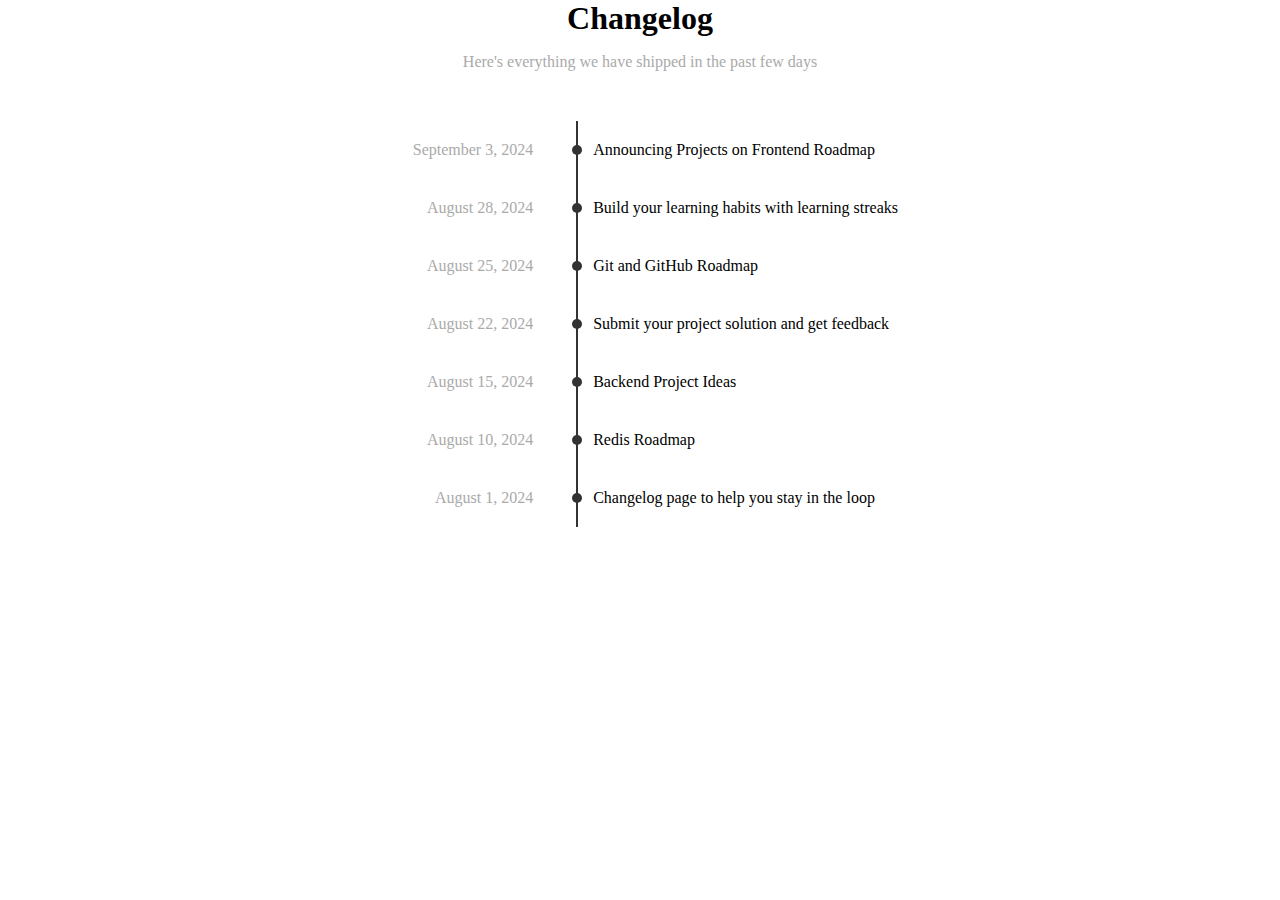
<file: 04-changelog-component/index.html>
<!DOCTYPE html>
<html lang="en">
<head>
    <meta charset="UTF-8">
    <meta name="viewport" content="width=device-width, initial-scale=1.0">
    <link rel="stylesheet" href="style.css">
    <title>Document</title>
</head>
<body>
    <h1>Changelog</h1>
    <p>Here's everything we have shipped in the past few days</p>
    <div class="timeline">
        <div class="timeline-item">
            <div class="timeline-date">September 3, 2024</div>
            <div class="timeline-content">Announcing Projects on Frontend Roadmap</div>
        </div>
        <div class="timeline-item">
            <div class="timeline-date">August 28, 2024</div>
            <div class="timeline-content">Build your learning habits with learning streaks</div>
        </div>

        <div class="timeline-item">
            <div class="timeline-date">August 25, 2024</div>
            <div class="timeline-content">Git and GitHub Roadmap</div>
        </div>

        <div class="timeline-item">
            <div class="timeline-date">August 22, 2024</div>
            <div class="timeline-content">Submit your project solution and get feedback</div>
        </div>

        <div class="timeline-item">
            <div class="timeline-date">August 15, 2024</div>
            <div class="timeline-content">Backend Project Ideas</div>
        </div>

        <div class="timeline-item">
            <div class="timeline-date">August 10, 2024</div>
            <div class="timeline-content">Redis Roadmap</div>
        </div>

        <div class="timeline-item">
            <div class="timeline-date">August 1, 2024</div>
            <div class="timeline-content">Changelog page to help you stay in the loop</div>
        </div>
    </div>
</body>
</html>
</file>
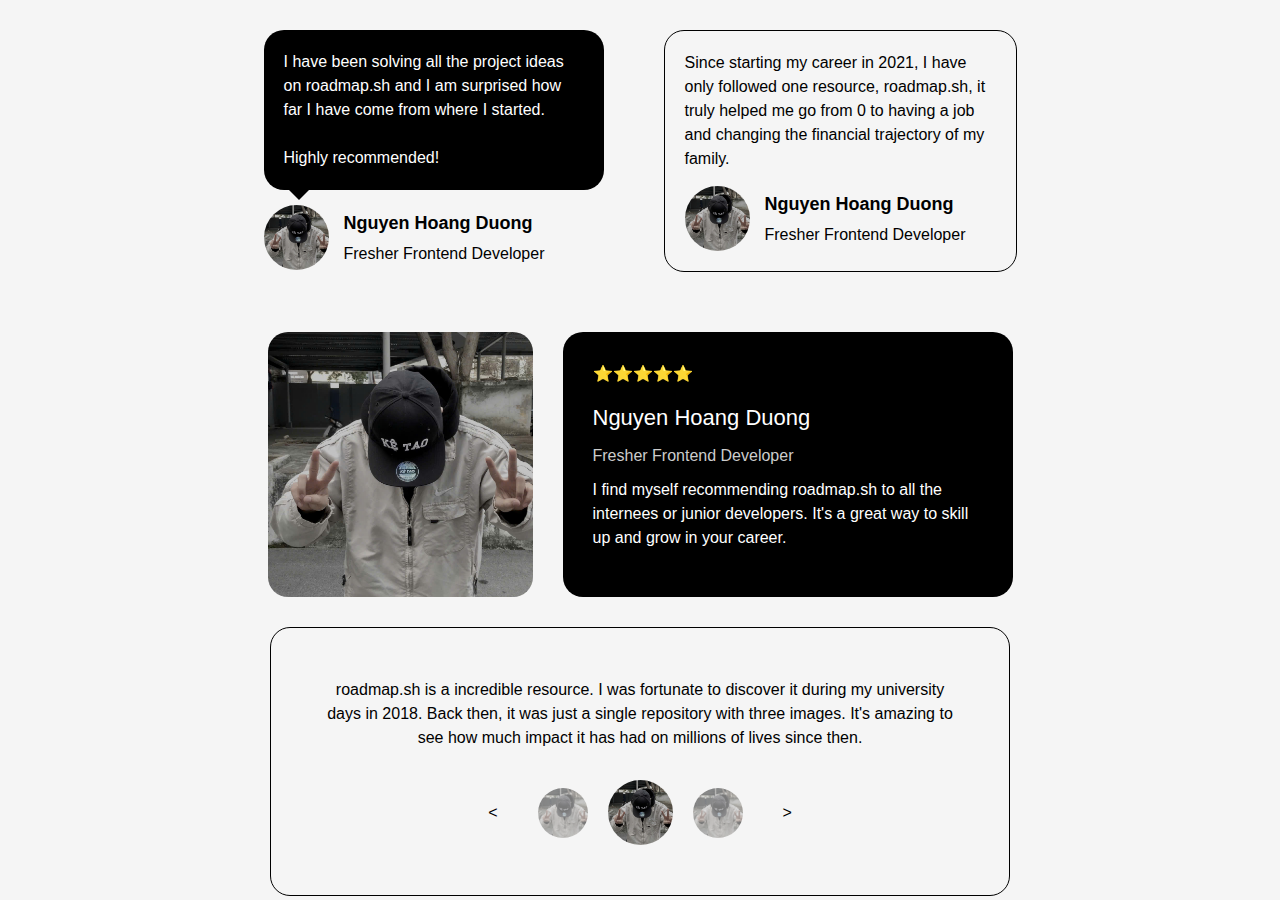
<file: 05-testimonial-cards/index.html>
<!DOCTYPE html>
<html lang="en">
<head>
    <meta charset="UTF-8">
    <meta name="viewport" content="width=device-width, initial-scale=1.0">
    <link rel="stylesheet" href="styles.css">
    <title>Testimonial Cards</title>
</head>
<body>
    <div class="container">
        <div class="testimonial-card__1">
            <p class="testimonial">
                I have been solving all the project ideas on <a href="https://roadmap.sh">roadmap.sh</a> and I am surprised how far I have come from where I started.
                <br><br>
                Highly recommended!
            </p>
            <div class="testimonial-author">
                <img class="author-pic" src="nhd.jpg" alt="Nguyen Hoang Duong"/>
                <div class="author-info">
                    <div class="author-name">Nguyen Hoang Duong</div>
                    <div class="author-role">Fresher Frontend Developer</div>
                </div>
            </div>
        </div>

        <div class="testimonial-card__2">
            <p class="testimonial">
                Since starting my career in 2021, I have only followed one resource, roadmap.sh, it truly helped me go from 0 to
            having a job and changing the financial trajectory of my family.
            </p>
            <div class="testimonial-author">
                <img class="author-pic" src="nhd.jpg" alt="Nguyen Hoang Duong"/>
                <div class="author-info">
                    <div class="author-name">Nguyen Hoang Duong</div>
                    <div class="author-role">Fresher Frontend Developer</div>
                </div>
            </div>
        </div>

        <div class="testimonial-card__3">
            <img class="author-pic" src="nhd.jpg" alt="Nguyen Hoang Duong" />
            <div class="testimonial-card-content">
                <div>⭐⭐⭐⭐⭐</div>
                <div class="author-name">Nguyen Hoang Duong</div>
                <div class="author-role">Fresher Frontend Developer</div>
                <p class="testimonial">
                I find myself recommending roadmap.sh to all the internees or junior developers. It's a great way to skill up and
                grow in your career.
                </p>
            </div>
        </div>

        <div class="testimonial-slider">
            <p>roadmap.sh is a incredible resource. I was fortunate to discover it during my university days in 2018. Back then, it was just a single repository with three images. It's amazing to see how much impact it has had on millions of lives since then.</p>
            <div class="profile-control">
                <span class="prev"></span>
                <img class="author-pic" src="nhd.jpg" alt="Nguyen Hoang Duong" />
                <img class="author-pic" src="nhd.jpg" alt="Nguyen Hoang Duong" />
                <img class="author-pic" src="nhd.jpg" alt="Nguyen Hoang Duong" />   
                <span class="next"></span>
            </div>
        </div>
    </div>
</body>
</html>
</file>
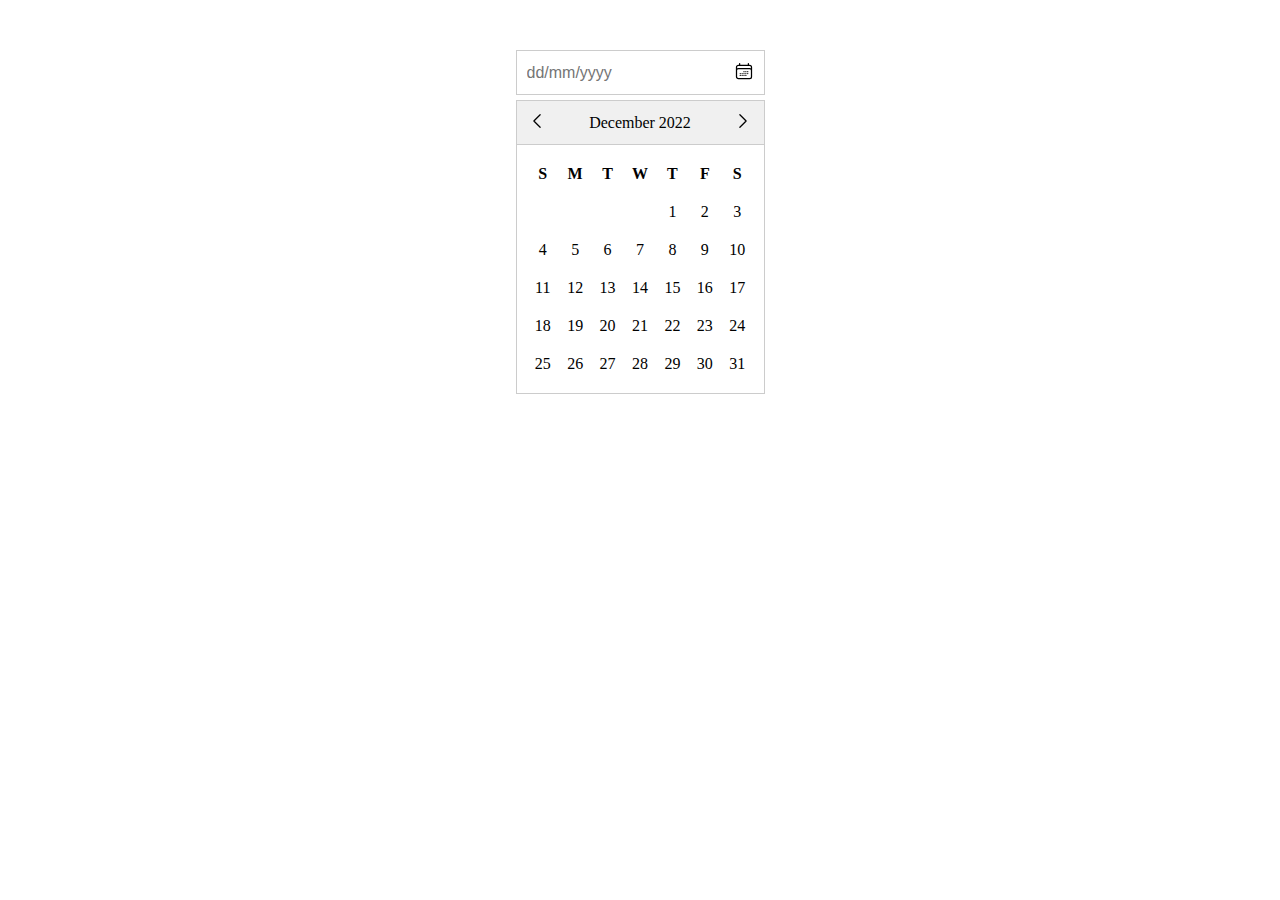
<file: 06-datepicker-ui/index.html>
<!DOCTYPE html>
<html lang="en">
<head>
    <meta charset="UTF-8">
    <meta name="viewport" content="width=device-width, initial-scale=1.0">
    <link rel="stylesheet" href="styles.css">
    <title>Document</title>
</head>
<body>
    <div class="datepicker">
        <div class="datepicker-input">
            <input type="text" placeholder="dd/mm/yyyy" />
            <button>
                <svg class="datepicker-icon" xmlns="http://www.w3.org/2000/svg" fill="none" viewBox="0 0 24 24" stroke-width="1.5" stroke="currentColor" class="size-6">
                    <path stroke-linecap="round" stroke-linejoin="round" 
                    d="M6.75 3v2.25M17.25 3v2.25M3 18.75V7.5a2.25 2.25 0 0 1 2.25-2.25h13.5A2.25 2.25 0 0 1 21 7.5v11.25m-18 0A2.25 2.25 0 0 0 5.25 21h13.5A2.25 2.25 0 0 0 21 18.75m-18 0v-7.5A2.25 2.25 0 0 1 5.25 9h13.5A2.25 2.25 0 0 1 21 11.25v7.5m-9-6h.008v.008H12v-.008ZM12 15h.008v.008H12V15Zm0 2.25h.008v.008H12v-.008ZM9.75 15h.008v.008H9.75V15Zm0 2.25h.008v.008H9.75v-.008ZM7.5 15h.008v.008H7.5V15Zm0 2.25h.008v.008H7.5v-.008Zm6.75-4.5h.008v.008h-.008v-.008Zm0 2.25h.008v.008h-.008V15Zm0 2.25h.008v.008h-.008v-.008Zm2.25-4.5h.008v.008H16.5v-.008Zm0 2.25h.008v.008H16.5V15Z" />
                </svg>
            </button>
        </div>
        <div class="calendar">
            <div class="calendar-header">
                <button>
                    <svg class="calendar-header-control" xmlns="http://www.w3.org/2000/svg" fill="none" viewBox="0 0 24 24" stroke-width="1.5" stroke="currentColor" class="size-6">
                        <path stroke-linecap="round" stroke-linejoin="round" d="M15.75 19.5 8.25 12l7.5-7.5" />
                    </svg>
                </button>
                <div class="month-year">December 2022</div>
                <button>
                    <svg class="calendar-header-control" xmlns="http://www.w3.org/2000/svg" fill="none" viewBox="0 0 24 24" stroke-width="1.5" stroke="currentColor" class="size-6">
                        <path stroke-linecap="round" stroke-linejoin="round" d="m8.25 4.5 7.5 7.5-7.5 7.5" />
                    </svg>
                </button>
            </div>
            <div class="calendar-body">
                <div class="day-names">
                    <span>S</span>
                    <span>M</span>
                    <span>T</span>
                    <span>W</span>
                    <span>T</span>
                    <span>F</span>
                    <span>S</span>
                </div>
                <div class="dates">
                    <!-- Dates will be populated here -->
                    <span></span><span></span><span></span><span></span><span>1</span><span>2</span><span>3</span>
                    <span>4</span><span>5</span><span>6</span><span>7</span><span>8</span><span>9</span><span>10</span>
                    <span>11</span><span>12</span><span>13</span><span>14</span><span>15</span><span>16</span><span>17</span>
                    <span>18</span><span>19</span><span>20</span><span>21</span><span>22</span><span>23</span><span>24</span>
                    <span>25</span><span>26</span><span>27</span><span>28</span><span>29</span><span>30</span><span>31</span>
                </div>
            </div>
        </div>
    </div>
</body>
</html>
</file>
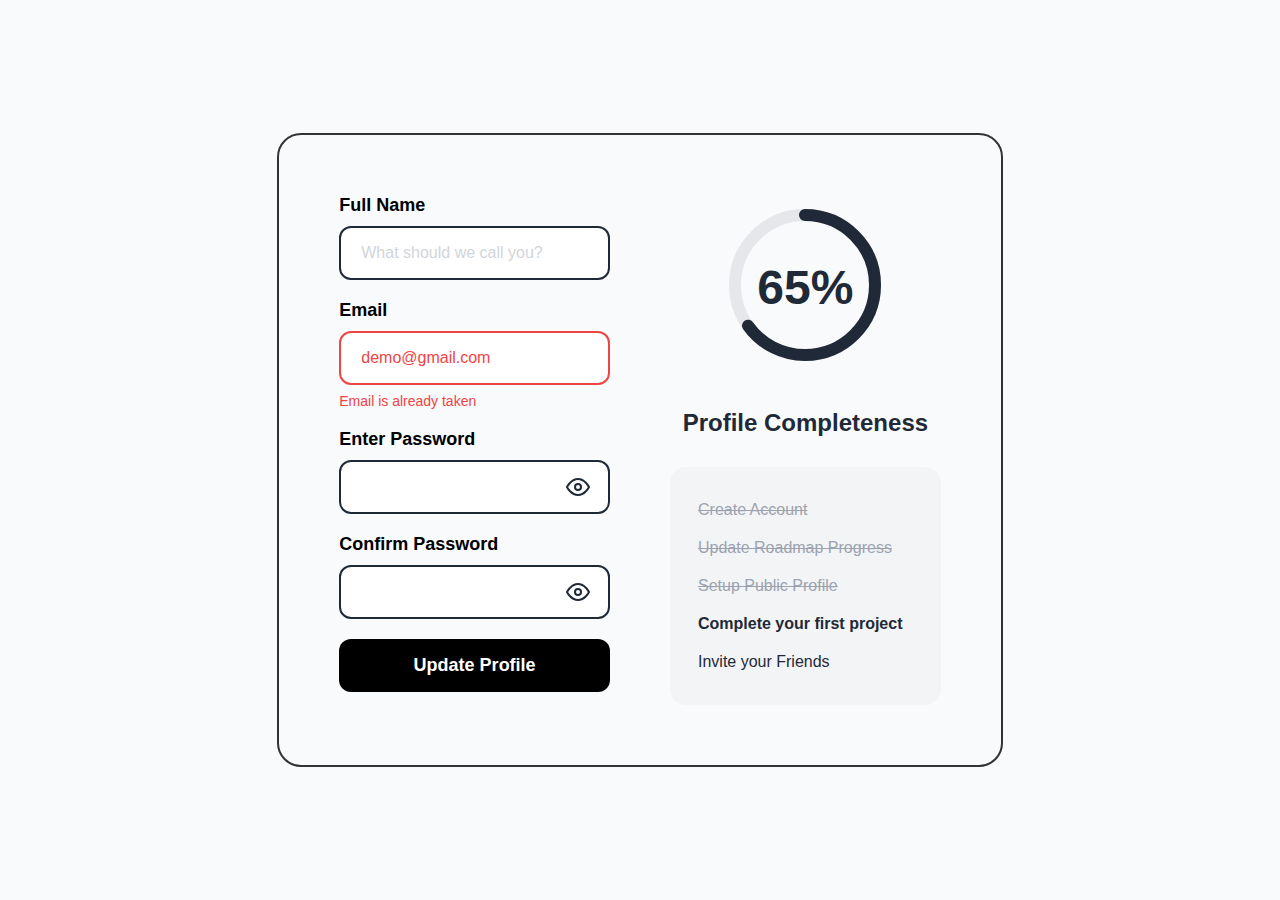
<file: 07-accessible-form-ui/index.html>
<!DOCTYPE html>
<html lang="en">
<head>
    <meta charset="UTF-8">
    <meta name="viewport" content="width=device-width, initial-scale=1.0">
    <link rel="stylesheet" href="style.css">
    <title>Accessible Form UI</title>
</head>
<body>
    <div class="container">
        <div class="form-section">
            <form>
                <div class="form-group">
                    <label for="fullname">Full Name</label>
                    <input type="text" id="fullname" name="fullname" placeholder="What should we call you?" required aria-required="true">
                </div>
                <div class="form-group error">
                    <label for="email">Email</label>
                    <input type="email" id="email" name="email" value="demo@gmail.com" required aria-required="true" aria-invalid="true" aria-describedby="email-error">
                    <span class="error-message" id="email-error">Email is already taken</span>
                </div>
                <div class="form-group">
                    <label for="password">Enter Password</label>
                    <div class="password-wrapper">
                        <input type="password" id="password" name="password" required aria-required="true">
                        <button type="button" class="toggle-password" aria-label="Show password">
                            <svg width="24" height="24" viewBox="0 0 24 24" fill="none" stroke="currentColor" stroke-width="2">
                                <path d="M1 12s4-8 11-8 11 8 11 8-4 8-11 8-11-8-11-8z"></path>
                                <circle cx="12" cy="12" r="3"></circle>
                            </svg>
                        </button>
                    </div>
                </div>
                <div class="form-group">
                    <label for="confirm-password">Confirm Password</label>
                    <div class="password-wrapper">
                        <input type="password" id="confirm-password" name="confirm-password" required aria-required="true">
                        <button type="button" class="toggle-password" aria-label="Show password">
                            <svg width="24" height="24" viewBox="0 0 24 24" fill="none" stroke="currentColor" stroke-width="2">
                                <path d="M1 12s4-8 11-8 11 8 11 8-4 8-11 8-11-8-11-8z"></path>
                                <circle cx="12" cy="12" r="3"></circle>
                            </svg>
                        </button>
                    </div>
                </div>
                <button class="update-profile" type="submit">Update Profile</button>
            </form>
        </div>
        <div class="progress-section">
            <div class="progress-circle">
                <svg width="180" height="180" viewBox="0 0 180 180">
                    <circle cx="90" cy="90" r="70" fill="none" stroke="#e5e7eb" stroke-width="12"></circle>
                    <circle cx="90" cy="90" r="70" fill="none" stroke="#1f2937" stroke-width="12" 
                            stroke-dasharray="440" stroke-dashoffset="154" 
                            stroke-linecap="round" transform="rotate(-90 90 90)"></circle>
                </svg>
                <div class="progress-text">65%</div>
            </div>
            
            <h2 class="progress-title">Profile Completeness</h2>
            
            <ul class="task-list">
                <li class="completed">Create Account</li>
                <li class="completed">Update Roadmap Progress</li>
                <li class="completed">Setup Public Profile</li>
                <li class="active">Complete your first project</li>
                <li>Invite your Friends</li>
            </ul>
        </div>
    </div>
</body>
</html>
</file>
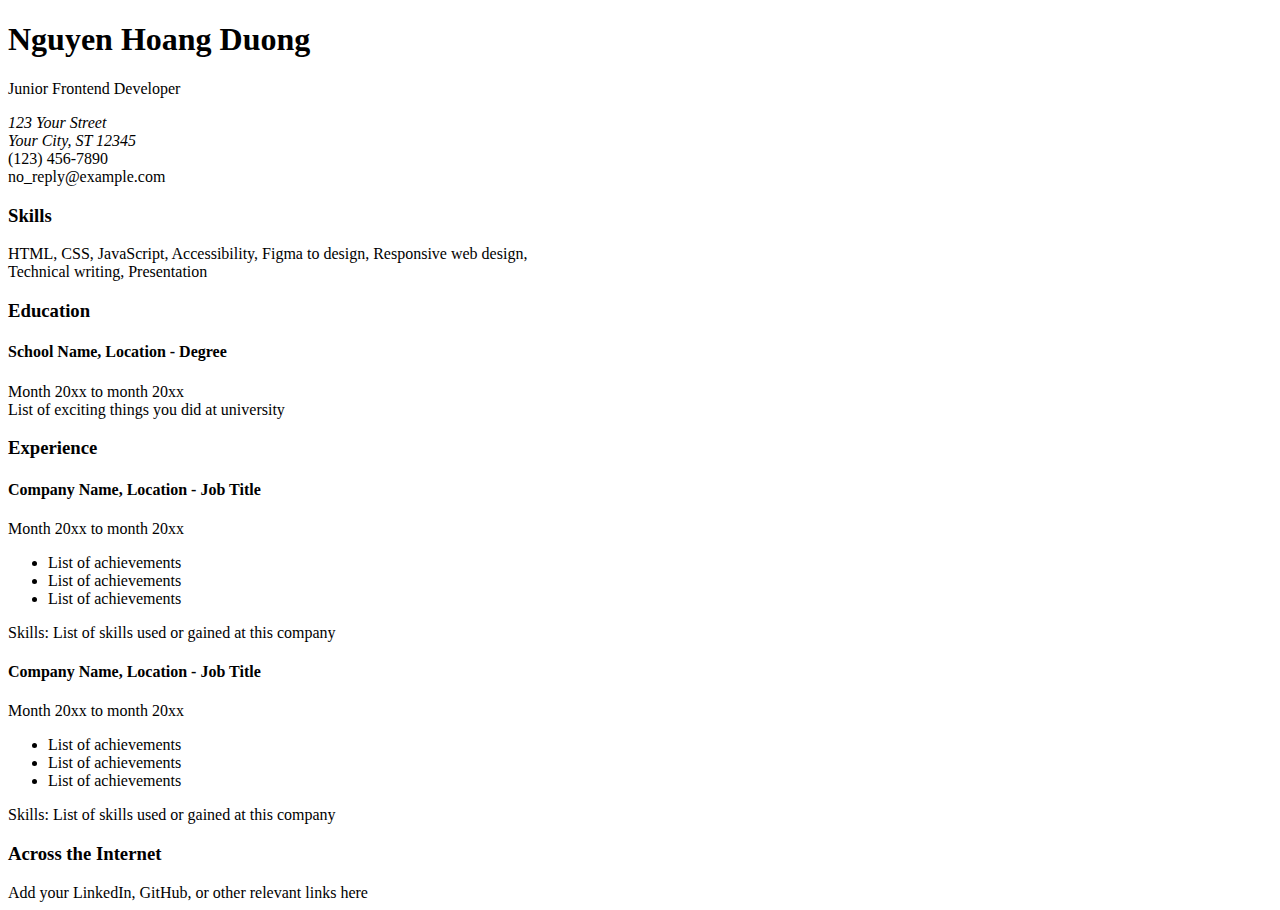
<file: 01-single-page-CV.html>
<!DOCTYPE html>
<html lang="en">
<head>
    <meta charset="UTF-8">
    <meta name="viewport" content="width=device-width, initial-scale=1.0">
    <!-- SEO Meta Tags -->
    <meta name="description" content="Single Page CV of Nguyen Hoang Duong, a Junior Frontend Developer">
    <meta name="author" content="Nguyen Hoang Duong">
    <!-- Open Graph Meta Tags -->
    <meta property="og:title" content="Nguyen Hoang Duong" />
    <meta property="og:description" content="Single Page CV of Nguyen Hoang Duong, a Junior Frontend Developer." />
    <meta property="og:image" content="https://res.cloudinary.com/duidrgg1k/image/upload/v1725421776/male-technologist_n0fbey.png" />
    <meta property="og:type" content="website" />
    <!-- Favicon -->
    <link rel="icon" href="favicon.ico" type="image/x-icon">
    <title>Single page CV</title>
</head>
<body>
    <header>
        <h1>Nguyen Hoang Duong</h1>
        <p>Junior Frontend Developer</p>
        <address>123 Your Street<br>Your City, ST 12345</address>
        <span>(123) 456-7890</span><br>
        <span>no_reply@example.com</span>
    </header>
    <main>
        <section>
            <h3>Skills</h3>
            <p>HTML, CSS, JavaScript, Accessibility, Figma to design, Responsive web design, <br>Technical writing, Presentation</p>
        </section>
        <section>
            <h3>Education</h3>
            <h4>School Name, Location - Degree</h4>
            <span>Month 20xx to month 20xx<br>
            List of exciting things you did at university</span>
        </section>
        <section>
            <h3>Experience</h3>
            <h4>Company Name, Location - Job Title</h4>
            <span>
                Month 20xx to month 20xx<br>
                <ul>
                    <li>List of achievements</li>
                    <li>List of achievements</li>
                    <li>List of achievements</li>
                </ul>
                <span>Skills: List of skills used or gained at this company</span>
            </span>
            <h4>Company Name, Location - Job Title</h4>
            <span>
                Month 20xx to month 20xx<br>
                <ul>
                    <li>List of achievements</li>
                    <li>List of achievements</li>
                    <li>List of achievements</li>
                </ul>
                <span>Skills: List of skills used or gained at this company</span>
            </span>
        </section>
        <section>
            <h3>Across the Internet</h3>
            <span>Add your LinkedIn, GitHub, or other relevant links here</span>
        </section>
    </main>
</body>
</html>
</file>
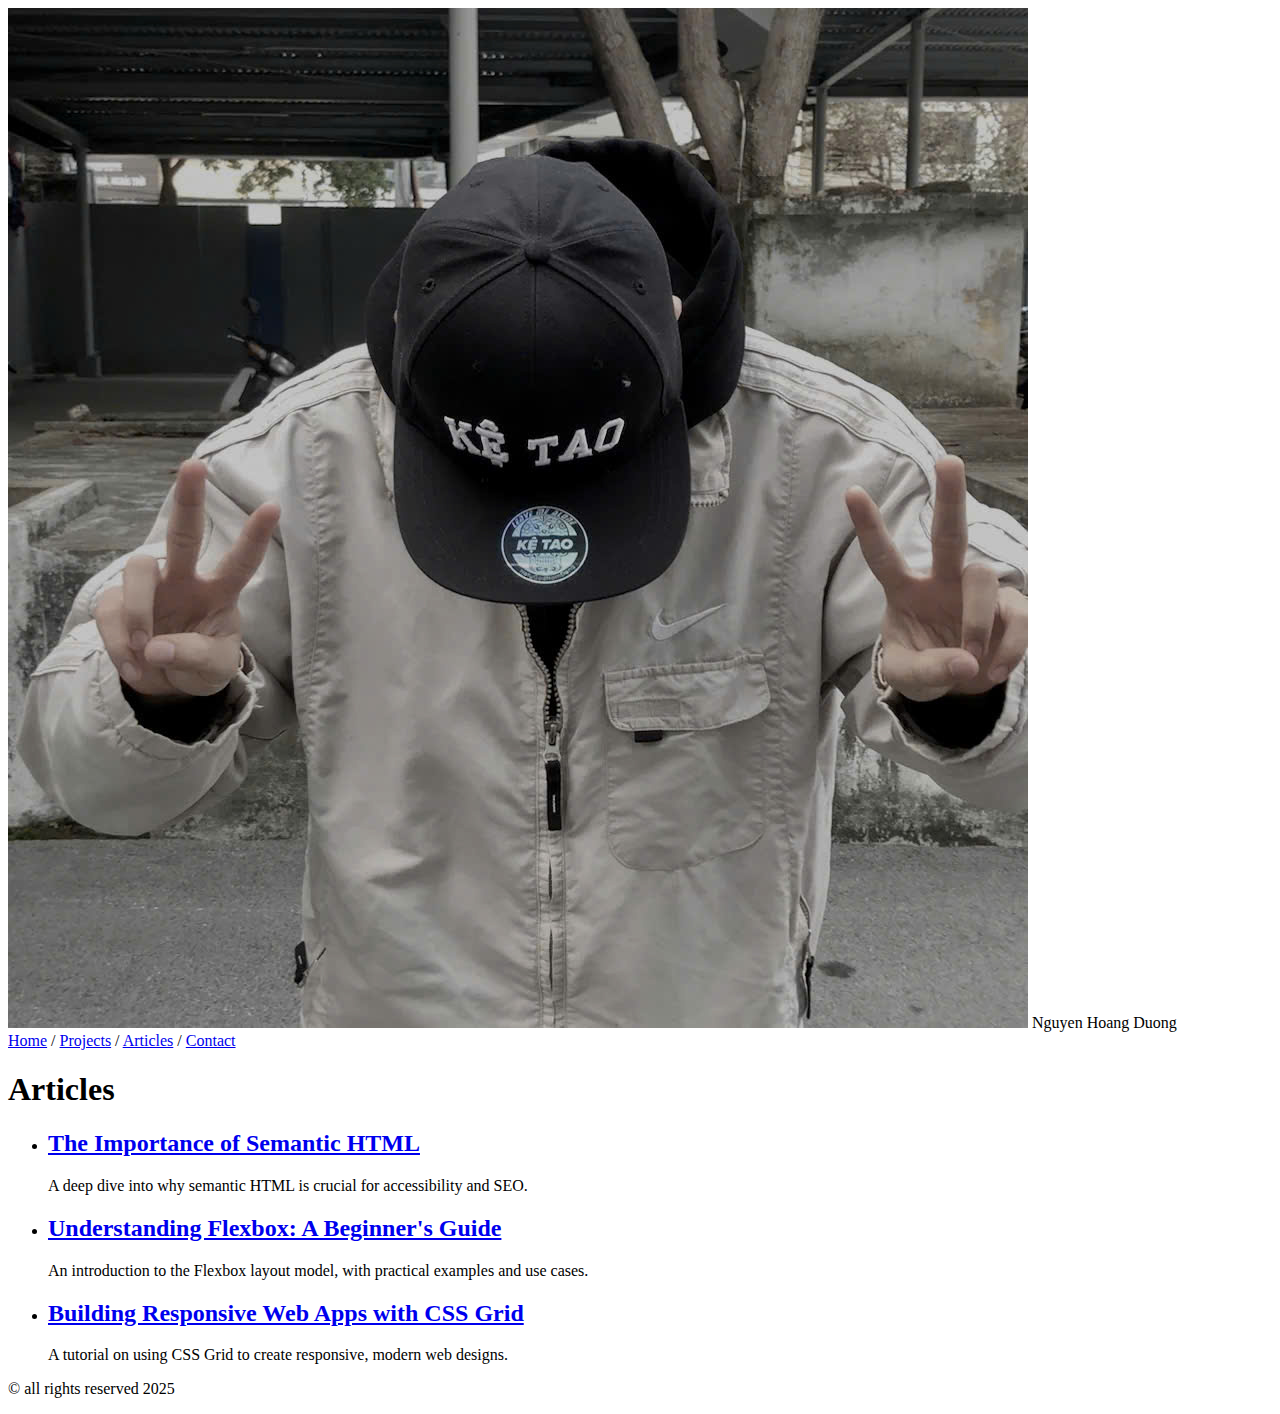
<file: 02-basic-html-website/articles.html>
<!DOCTYPE html>
<html lang="en">
<head>
    <meta charset="UTF-8">
    <meta name="viewport" content="width=device-width, initial-scale=1.0">
    <!-- SEO Meta Tags -->
    <meta name="description" content="A simple HTML-only website for roadmap.sh frontend" />
    <meta name="keywords" content="Frontend Project, HTML, Roadmap.sh" />
    <meta name="author" content="Nguyen Hoang Duong" />
    <title>Document</title>
</head>
<body>
    <header>
        <div>
            <img src="./assets/nhd.jpg" alt="Nguyen Hoang Duong" />
            Nguyen Hoang Duong
        </div>
        <nav>
            <a href="homepage.html">Home</a> /
            <a href="projects.html">Projects</a> /
            <a href="articles.html">Articles</a> /
            <a href="contact.html">Contact</a>
        </nav>
    </header>
    <main>
        <section class="articles">
        <h1>Articles</h1>
        <ul>
            <li>
                <h2><a href="article1.html">The Importance of Semantic HTML</a></h2>
                <p>A deep dive into why semantic HTML is crucial for accessibility and SEO.</p>
            </li>
            <li>
                <h2><a href="article2.html">Understanding Flexbox: A Beginner's Guide</a></h2>
                <p>An introduction to the Flexbox layout model, with practical examples and use cases.</p>
            </li>
            <li>
                <h2><a href="article3.html">Building Responsive Web Apps with CSS Grid</a></h2>
                <p>A tutorial on using CSS Grid to create responsive, modern web designs.</p>
            </li>
        </ul>
      </section>
    </main>
    <footer>
        <p>&copy; all rights reserved 2025</p>
    </footer>
</body>
</html>
</file>
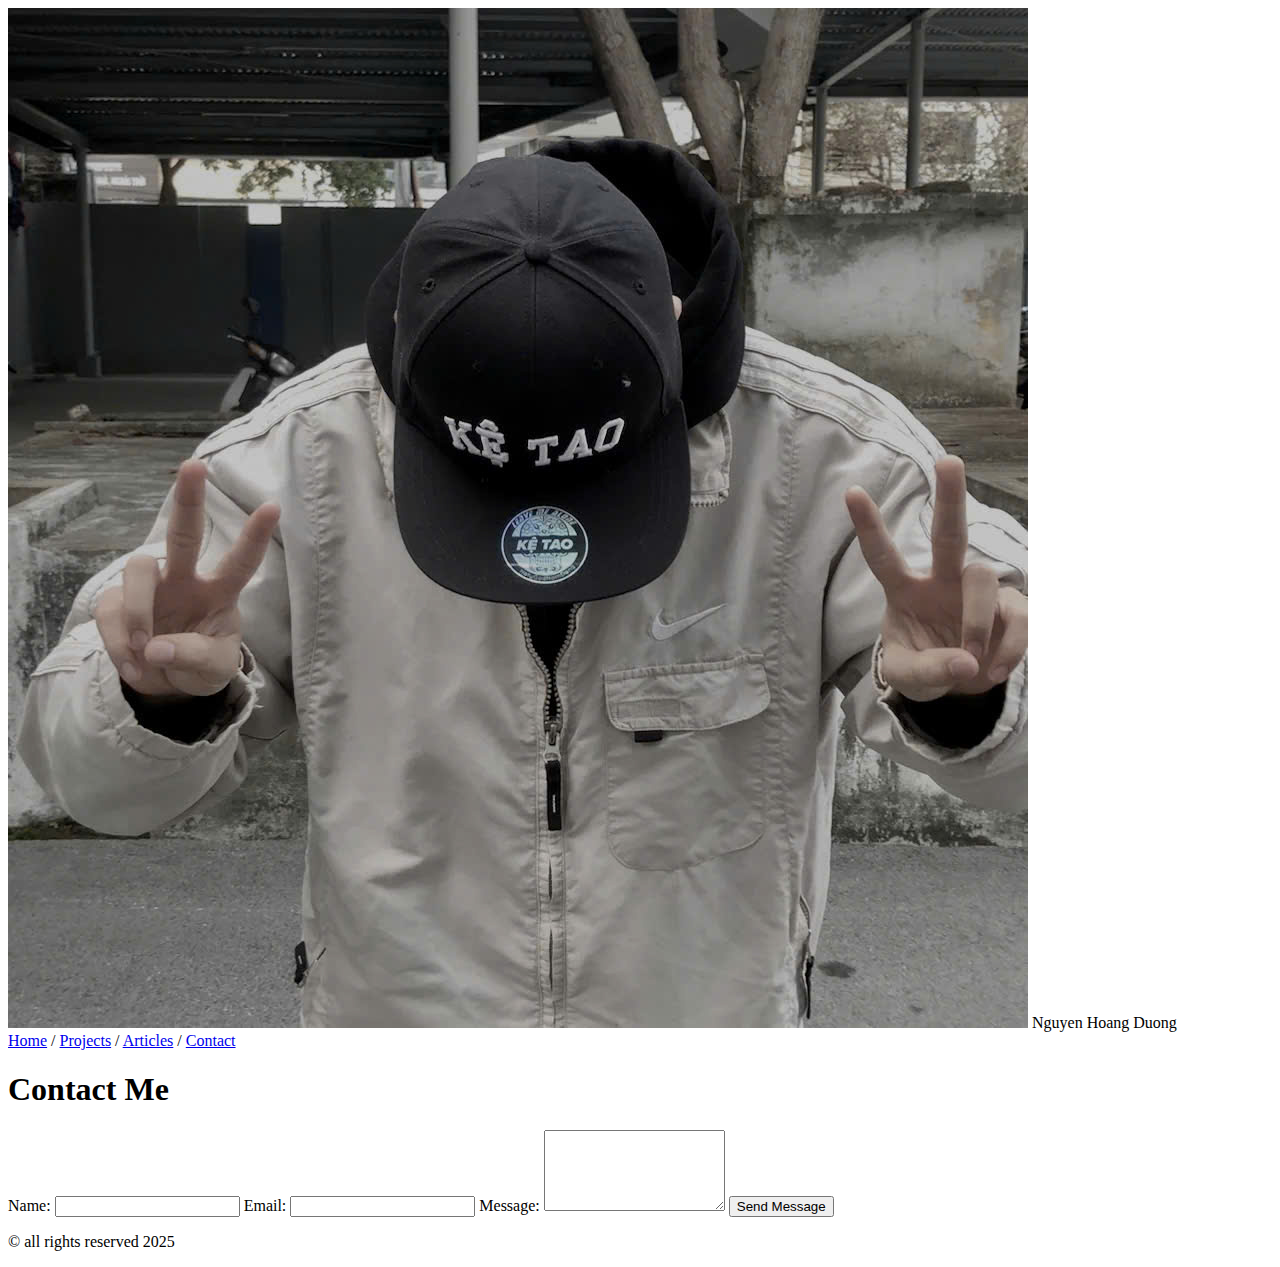
<file: 02-basic-html-website/contact.html>
<!DOCTYPE html>
<html lang="en">
<head>
    <meta charset="UTF-8">
    <meta name="viewport" content="width=device-width, initial-scale=1.0">
    <!-- SEO Meta Tags -->
    <meta name="description" content="A simple HTML-only website for roadmap.sh frontend" />
    <meta name="keywords" content="Frontend Project, HTML, Roadmap.sh" />
    <meta name="author" content="Nguyen Hoang Duong" />
    <title>Document</title>
</head>
<body>
    <header>
        <div>
            <img src="./assets/nhd.jpg" alt="Nguyen Hoang Duong" />
            Nguyen Hoang Duong
        </div>
        <nav>
            <a href="homepage.html">Home</a> /
            <a href="projects.html">Projects</a> /
            <a href="articles.html">Articles</a> /
            <a href="contact.html">Contact</a>
        </nav>
    </header>
    <main>
        <section class="contact">
        <h1>Contact Me</h1>
        <form action="" method="POST">
            <label for="name">Name:</label>
            <input type="text" id="name" name="name" required>

            <label for="email">Email:</label>
            <input type="email" id="email" name="email" required>

            <label for="message">Message:</label>
            <textarea id="message" name="message" rows="5" required></textarea>

            <button type="submit">Send Message</button>
        </form>
      </section>
    </main>
    <footer>
        <p>&copy; all rights reserved 2025</p>
    </footer>
</body>
</html>
</file>
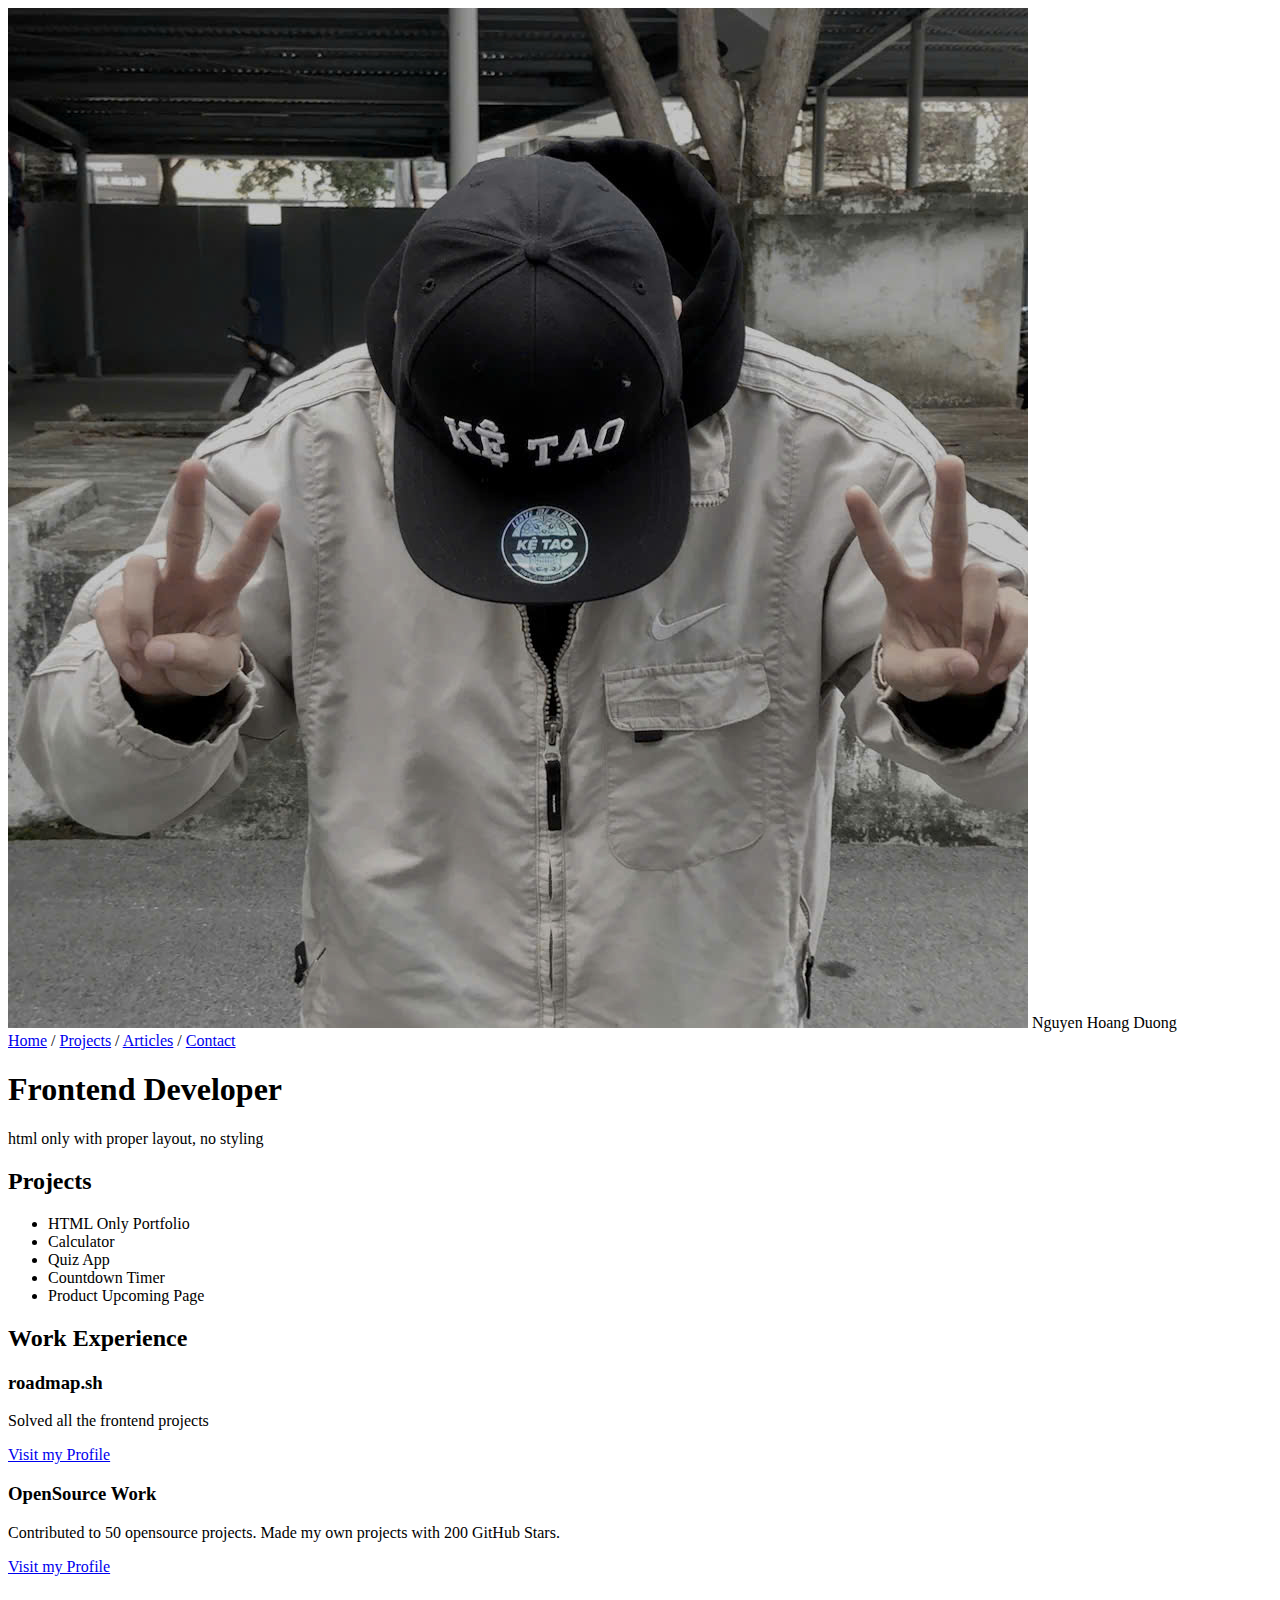
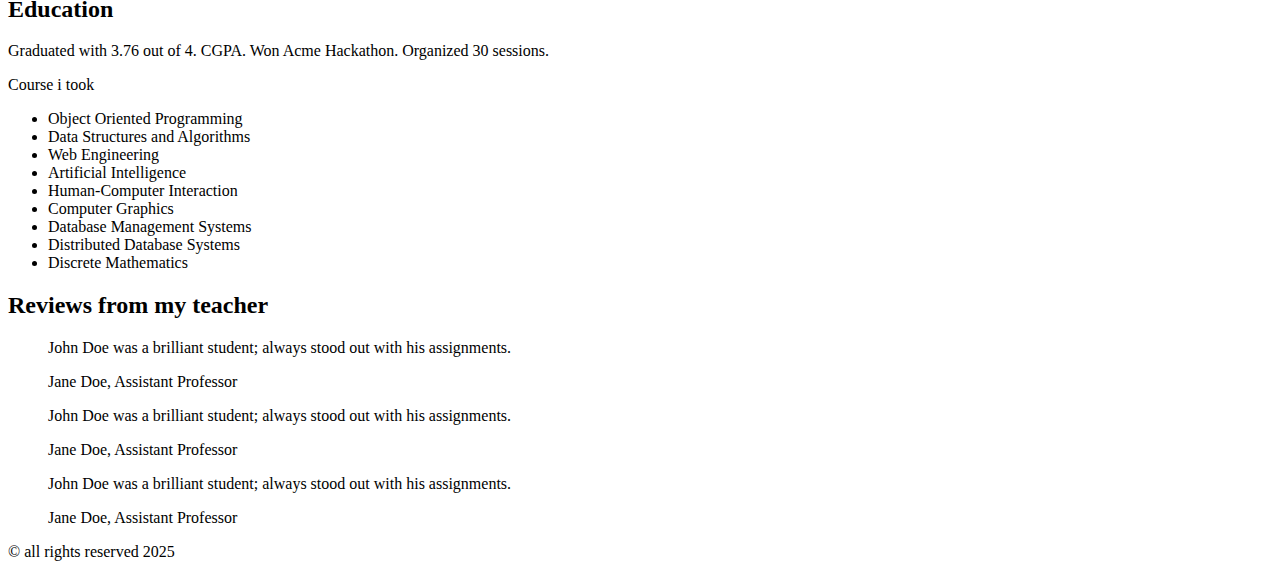
<file: 02-basic-html-website/homepage.html>
<!DOCTYPE html>
<html lang="en">
<head>
    <meta charset="UTF-8">
    <meta name="viewport" content="width=device-width, initial-scale=1.0">
    <!-- SEO Meta Tags -->
    <meta name="description" content="A simple HTML-only website for roadmap.sh frontend" />
    <meta name="keywords" content="Frontend Project, HTML, Roadmap.sh" />
    <meta name="author" content="Nguyen Hoang Duong" />
    <title>Document</title>
</head>
<body>
    <header>
        <div>
            <img src="./assets/nhd.jpg" alt="Nguyen Hoang Duong" />
            Nguyen Hoang Duong
        </div>
        <nav>
            <a href="homepage.html">Home</a> /
            <a href="projects.html">Projects</a> /
            <a href="articles.html">Articles</a> /
            <a href="contact.html">Contact</a>
        </nav>
    </header>
    <main>
        <section>
            <h1>Frontend Developer</h1>
            <p>html only with proper layout, no styling</p>
        </section>

        <section>
            <h2>Projects</h2>
            <ul>
                <li>HTML Only Portfolio</li>
                <li>Calculator</li>
                <li>Quiz App</li>
                <li>Countdown Timer</li>
                <li>Product Upcoming Page</li>
            </ul>
        </section>
        <section>
            <h2>Work Experience</h2>
            <article>
                <h3>roadmap.sh</h3>
                <p>Solved all the frontend projects</p>
                <a href="projects.html">Visit my Profile</a>
            </article>
            <article>
                <h3>OpenSource Work</h3>
                <p>Contributed to 50 opensource projects. Made my own projects with 200 GitHub Stars.</p>
                <a href="projects.html">Visit my Profile</a>
            </article>
        </section>
        <section>
            <h2>Education</h2>
            <p>Graduated with 3.76 out of 4. CGPA. Won Acme Hackathon. Organized 30 sessions.</p>
            <p>Course i took</p>
            <ul>
                <li>Object Oriented Programming</li>
                <li>Data Structures and Algorithms</li>
                <li>Web Engineering</li>
                <li>Artificial Intelligence</li>
                <li>Human-Computer Interaction</li>
                <li>Computer Graphics</li>
                <li>Database Management Systems</li>
                <li>Distributed Database Systems</li>
                <li>Discrete Mathematics</li>
            </ul>
        </section>
        <article>
            <h2>Reviews from my teacher</h2>
            <blockquote>
            <p>John Doe was a brilliant student; always stood out with his assignments.</p>
            <footer>Jane Doe, Assistant Professor</footer>
            </blockquote>
            <blockquote>
            <p>John Doe was a brilliant student; always stood out with his assignments.</p>
            <footer>Jane Doe, Assistant Professor</footer>
            </blockquote>
            <blockquote>
            <p>John Doe was a brilliant student; always stood out with his assignments.</p>
            <footer>Jane Doe, Assistant Professor</footer>
            </blockquote>
        </article>
        <footer>
            <p>&copy; all rights reserved 2025</p>
        </footer>
</body>
</html>
</file>
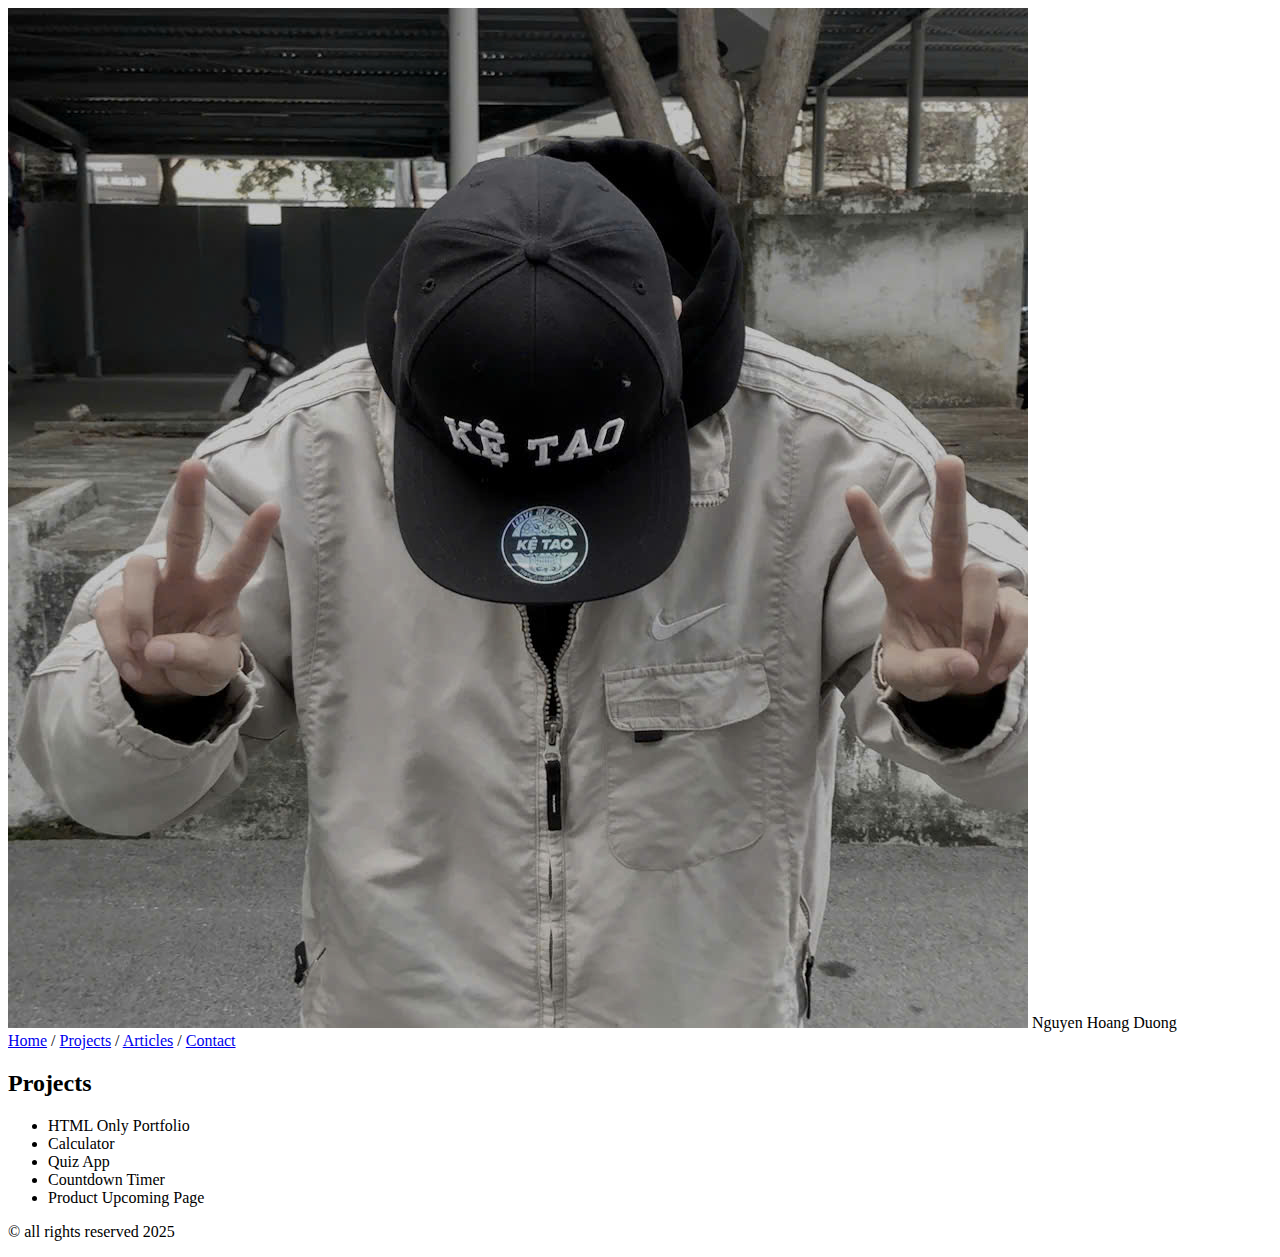
<file: 02-basic-html-website/projects.html>
<!DOCTYPE html>
<html lang="en">
<head>
    <meta charset="UTF-8">
    <meta name="viewport" content="width=device-width, initial-scale=1.0">
    <!-- SEO Meta Tags -->
    <meta name="description" content="A simple HTML-only website for roadmap.sh frontend" />
    <meta name="keywords" content="Frontend Project, HTML, Roadmap.sh" />
    <meta name="author" content="Nguyen Hoang Duong" />
    <title>Document</title>
</head>
<body>
    <header>
        <div>
            <img src="./assets/nhd.jpg" alt="Nguyen Hoang Duong" />
            Nguyen Hoang Duong
        </div>
        <nav>
            <a href="homepage.html">Home</a> /
            <a href="projects.html">Projects</a> /
            <a href="articles.html">Articles</a> /
            <a href="contact.html">Contact</a>
        </nav>
    </header>
    <main>
        <section>
            <h2>Projects</h2>
            <ul>
                <li>HTML Only Portfolio</li>
                <li>Calculator</li>
                <li>Quiz App</li>
                <li>Countdown Timer</li>
                <li>Product Upcoming Page</li>
            </ul>
        </section>
    </main>
    <footer>
        <p>&copy; all rights reserved 2025</p>
    </footer>
</body>
</html>
</file>
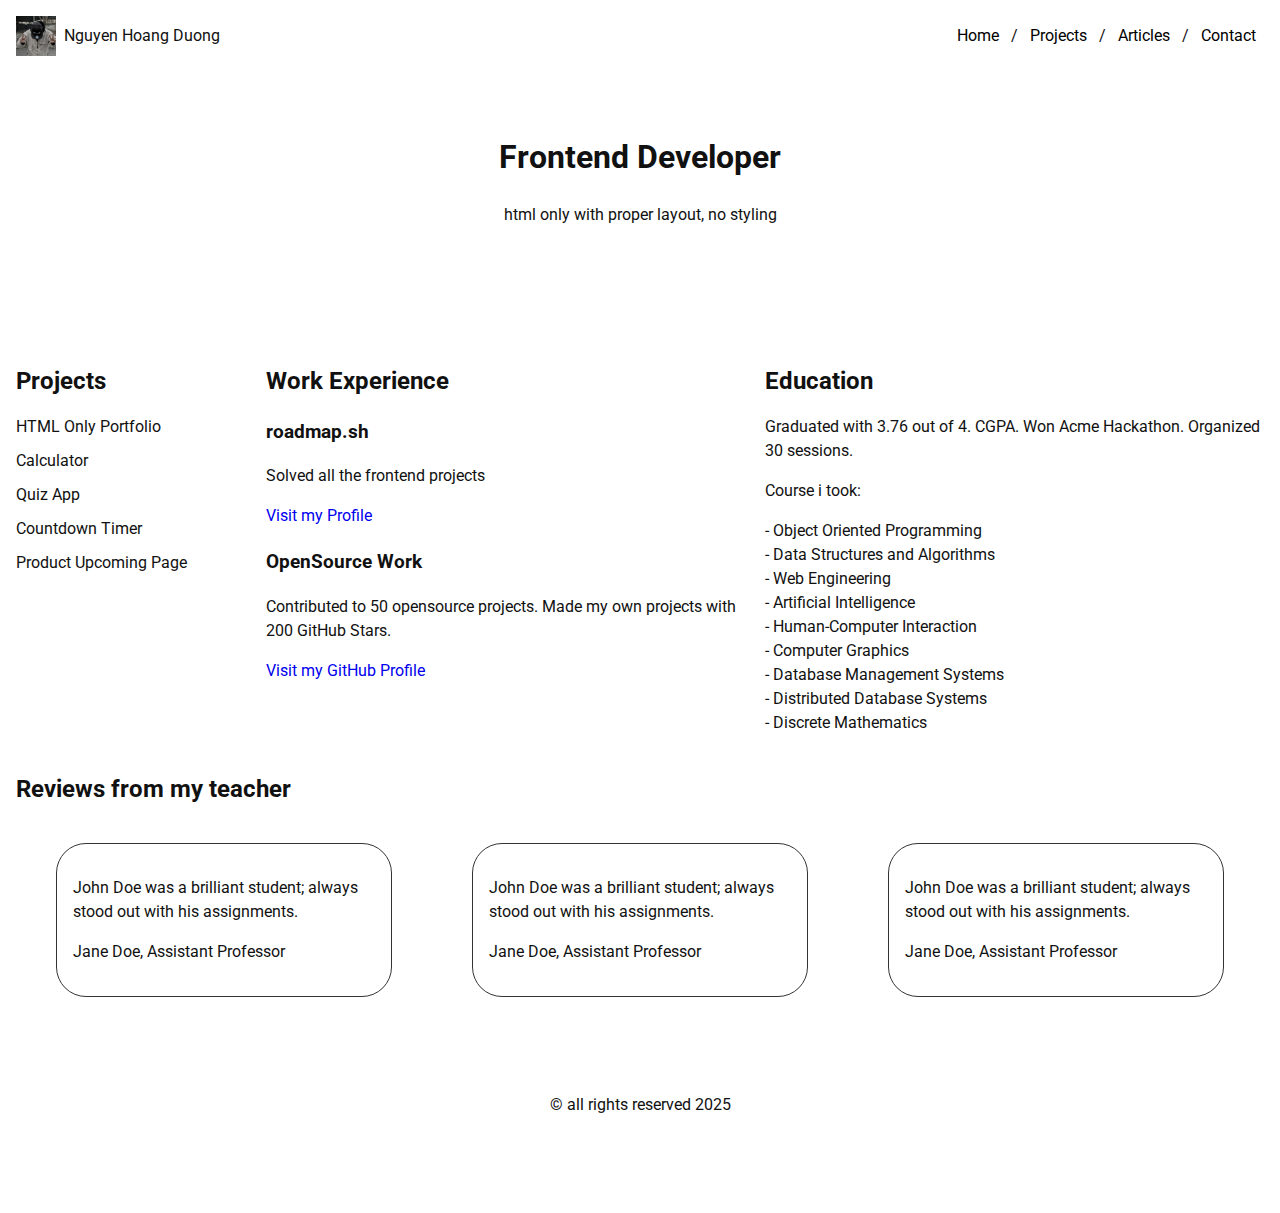
<file: 03-Personal-Portfolio/homepage.html>
<!DOCTYPE html>
<html lang="en">
<head>
    <meta charset="UTF-8">
    <meta name="viewport" content="width=device-width, initial-scale=1.0">
    <!-- SEO Meta Tags -->
    <meta name="description" content="A simple HTML-only website for roadmap.sh frontend" />
    <meta name="keywords" content="Frontend Project, HTML, Roadmap.sh" />
    <meta name="author" content="Nguyen Hoang Duong" />
    <link rel="preconnect" href="https://fonts.googleapis.com">
    <link rel="preconnect" href="https://fonts.gstatic.com" crossorigin>
    <link href="https://fonts.googleapis.com/css2?family=Roboto:ital,wght@0,100..900;1,100..900&display=swap" rel="stylesheet">
    <link rel="stylesheet" href="./assets/css/main.css" />
    <link rel="stylesheet" href="./assets/css/responsive.css" />
    <title>Document</title>
</head>
<body>
    <header>
        <div class="logo">
            <img src="./assets/image/nhd.jpg" alt="Nguyen Hoang Duong" />
            Nguyen Hoang Duong
        </div>
        <nav>
            <a href="homepage.html">Home</a> /
            <a href="projects.html">Projects</a> /
            <a href="articles.html">Articles</a> /
            <a href="contact.html">Contact</a>
        </nav>
    </header>
    <main>
        <section class="hero">
            <h1>Frontend Developer</h1>
            <p>html only with proper layout, no styling</p>
        </section>

        <div class="content">
            <section class="projects">
                <h2>Projects</h2>
                <ul>
                    <li>HTML Only Portfolio</li>
                    <li>Calculator</li>
                    <li>Quiz App</li>
                    <li>Countdown Timer</li>
                    <li>Product Upcoming Page</li>
                </ul>
            </section>

            <section class="experience">
                <h2>Work Experience</h2>
                <article>
                    <h3>roadmap.sh</h3>
                    <p>Solved all the frontend projects</p>
                    <a href="projects.html">Visit my Profile</a>
                </article>
                <article>
                    <h3>OpenSource Work</h3>
                    <p>Contributed to 50 opensource projects. Made my own projects with 200 GitHub Stars.</p>
                    <a href="https://github.com/nhgduong04">Visit my GitHub Profile</a>
                </article>
            </section>

            <section class="education">
                <h2>Education</h2>
                <p>Graduated with 3.76 out of 4. CGPA. Won Acme Hackathon. Organized 30 sessions.</p>
                <p>Course i took:</p>
                <ul>
                    <li>- Object Oriented Programming</li>
                    <li>- Data Structures and Algorithms</li>
                    <li>- Web Engineering</li>
                    <li>- Artificial Intelligence</li>
                    <li>- Human-Computer Interaction</li>
                    <li>- Computer Graphics</li>
                    <li>- Database Management Systems</li>
                    <li>- Distributed Database Systems</li>
                    <li>- Discrete Mathematics</li>
                </ul>
            </section>
        </div>

        <article class="reviews">
            <h2>Reviews from my teacher</h2>
            <div class="reviews-content">
                <blockquote>
                <p>John Doe was a brilliant student; always stood out with his assignments.</p>
                <p>Jane Doe, Assistant Professor</p>
                </blockquote>
                <blockquote>
                <p>John Doe was a brilliant student; always stood out with his assignments.</p>
                <p>Jane Doe, Assistant Professor</p>
                </blockquote>
                <blockquote>
                <p>John Doe was a brilliant student; always stood out with his assignments.</p>
                <p>Jane Doe, Assistant Professor</p>
                </blockquote>
            </div>
        </article>

        <footer>
            <p>&copy; all rights reserved 2025</p>
        </footer>
</body>
</html>
</file>
<file: 04-changelog-component/style.css>
* {
    margin: 0;
    padding: 0;
    box-sizing: border-box;
}
h1, p {
    text-align: center;
}

p {
    margin: 1rem 0;
    color: #aaa;
}
.timeline {
    display: flex;
    flex-direction: column;
    align-items: center;
    margin-top: 50px;
    position: relative;
}
.timeline::before {
    content: "";
    position: absolute;
    left: 45%;
    width: 2px;
    top: 0;
    bottom: 0;
    background-color: #333;
}
.timeline-item {
    width: 60%;
    display: flex;
    margin: 20px 0;
}
.timeline-item::before {
    content: "";
    position: absolute;
    left: 45%;
    width: 10px;
    height: 10px;
    background-color: #333;
    border-radius: 50%;
    transform: translate(-40%, 40%);
}
.timeline-item .timeline-date {
    color: #aaa;
    width: 40%;
    text-align: right;
    padding-right: 30px;
}
.timeline-item .timeline-content {
    text-align: left;
    width: 60%;
    padding-left: 30px;
}
</file>
<file: 05-testimonial-cards/styles.css>
* {
    margin: 0;
    padding: 0;
    box-sizing: border-box;
}

body {
    font-family: Arial, sans-serif;
    background-color: #f5f5f5;
    font-size: 16px;
    line-height: 1.5;
}

a {
    text-decoration: none;
    color: #fff;
}

.container {
    display: flex;
    flex-wrap: wrap;
    justify-content: center;
}

.testimonial-card__1, .testimonial-card__2, .testimonial-card__3 {
    margin: 30px;
}

.testimonial-card__1 .testimonial {
    background-color: black;
    color: white;
    padding: 20px;
    border-radius: 20px;
    margin-bottom: 15px;
    position: relative;
    max-width: 340px;
}

.testimonial-card__1 .testimonial::before {
    content: "";
    position: absolute;
    border: 15px solid;
    border-color: black transparent transparent transparent;
    bottom: -25px;
}

.testimonial-author {
    display: flex;
    align-items: center;
    gap: 15px;
}

.author-info .author-name {
    font-size: 18px;
    font-weight: 600;
    margin-bottom: 5px;
}

.author-pic {
    width: 65px;
    height: 65px;
    border-radius: 50%;
}

.testimonial-card__2 {
    border: 1px solid black;
    border-radius: 20px;
    max-width: 353px;
    padding: 20px;
}

.testimonial-card__2 .testimonial {
    margin-bottom: 15px;
}

.testimonial-card__3 {
    display: flex;
    gap: 30px;
}

.testimonial-card__3 .author-pic {
    width: 265px;
    height: auto;
    border-radius: 20px;
}

.testimonial-card__3 .testimonial-card-content {
    width: 450px;
    background-color: black;
    color: white;
    border-radius: 20px;
    padding: 30px;
}

.testimonial-card__3 .author-name {
    font-size: 22px;
    margin-top: 15px;
}

.testimonial-card__3 .author-role {
    font-size: 16px;
    color: #ccc;
    margin: 10px 0;
}

.testimonial-slider {
    max-width: 740px;
    border: 1px solid black;
    border-radius: 20px;
    padding: 50px;
    text-align: center;
}

.testimonial-slider p {
    margin-bottom: 30px;
}

.profile-control {
    display: flex;
    align-items: center;
    justify-content: center;
}

.prev::after {
    content: "<";
    margin-right: 30px;
}

.next::after {
    content: ">";
    margin-left: 30px;
}

.testimonial-slider .author-pic {
    margin: 0 10px;
}

.testimonial-slider .author-pic:first-of-type, .testimonial-slider .author-pic:last-of-type {
    width: 50px;
    height: 50px;
    opacity: 0.5;
}
</file>
<file: 06-datepicker-ui/styles.css>
* {
    box-sizing: border-box;
    padding: 0;
    margin: 0;
}

body {
    display: flex;
    justify-content: center;
}

.datepicker {
    position: relative;
    display: inline-block;
    margin-top: 50px;
}

.datepicker-input {
    display: flex;
    border: 1px solid #ccc;
    padding: 10px;
}

.datepicker-input input {
    font-size: 16px;
    border: none;
    outline: none;
}

.datepicker-input button{
    background: none;
    border: none;
    cursor: pointer;
}

.datepicker-icon {
    width: 20px;
}

.calendar {
    position: absolute;
    top: 100%;
    margin-top: 5px;
    border: 1px solid #ccc;
}

.calendar-header {
    display: flex;
    justify-content: space-between;
    align-items: center;
    padding: 10px;
    background-color: #f0f0f0;
    border-bottom: 1px solid #ccc;
}

.calendar-header button {
    background: none;
    border: none;
    cursor: pointer;
}

.calendar-header-control {
    width: 20px;
}

.calendar-body {
    padding: 10px;
}

.day-names {
    display: flex;
}

.day-names span {
    width: calc(100%/7);
    display: flex;
    align-items: center;
    justify-content: center;
    padding: 10px 0;
    font-weight: 600;
}

.dates {
    display: flex;
    flex-wrap: wrap;
}

.dates span {
    width: calc(100%/7);
    padding: 10px;
    display: flex;
    align-items: center;
    justify-content: center;
    border-radius: 4px;
    cursor: default;
}

.dates span:hover {
    background-color: #f0f0f0;
}
</file>
<file: 07-accessible-form-ui/style.css>
* {
    margin: 0;
    padding: 0;
    box-sizing: border-box;
}

body {
    font-family: -apple-system, BlinkMacSystemFont, 'Segoe UI', Roboto, 'Helvetica Neue', Arial, sans-serif;
    background-color: #f9fafb;
    display: flex;
    justify-content: center;
    align-items: center;
    min-height: 100vh;
    padding: 20px;
}

.container {
    display: flex;
    gap: 60px;
    border: 2px solid #333;
    border-radius: 24px;
    padding: 60px;
    margin: 20px;
}

.form-section {
    flex: 1;
}

.form-group {
    margin-bottom: 20px;
}

.form-group label {
    display: block;
    font-size: 18px;
    font-weight: 600;
    margin-bottom: 10px;
}

.form-group input {
    width: 100%;
    padding: 16px 20px;
    font-size: 16px;
    border: 2px solid #1f2937;
    border-radius: 12px;
    outline: none;
    transition: all 0.3s ease;
}

.form-group input::placeholder {
    color: #d1d5db;
}

.form-group input:focus {
    border-color: #374151;
}

/* Error State */
.form-group.error input {
    border-color: #ef4444;
    color: #ef4444;
}

.error-message {
    display: block;
    color: #ef4444;
    font-size: 14px;
    margin-top: 8px;
    font-weight: 500;
}

.password-wrapper {
    position: relative;
}

.password-wrapper input {
    padding-right: 50px;
}

.toggle-password {
    position: absolute;
    right: 16px;
    top: 50%;
    transform: translateY(-50%);
    background: none;
    border: none;
    cursor: pointer;
    padding: 4px;
    display: flex;
    align-items: center;
    justify-content: center;
    color: #1f2937;
    transition: opacity 0.2s;
}

.toggle-password:hover {
    opacity: 0.7;
}

.update-profile {
    background-color: #000;
    color: #ffffff;
    padding: 16px 24px;
    font-size: 18px;
    font-weight: 600;
    border: none;
    border-radius: 12px;
    cursor: pointer;
    transition: background-color 0.3s ease;
    width: 100%;
}

.update-profile:hover {
    background-color: #1f2937;
}

.progress-section {
    flex: 1;
    display: flex;
    flex-direction: column;
    align-items: center;
}

.progress-circle {
    position: relative;
    margin-bottom: 30px;
}

.progress-text {
    position: absolute;
    top: 50%;
    left: 50%;
    transform: translate(-50%, -50%);
    font-size: 48px;
    font-weight: 700;
    color: #1f2937;
}

.progress-title {
    font-size: 24px;
    font-weight: 600;
    color: #1f2937;
    margin-bottom: 30px;
}

/* Task List */
.task-list {
    list-style: none;
    width: 100%;
    max-width: 360px;
    background: #f3f4f6;
    border-radius: 16px;
    padding: 24px 28px;
}

.task-list li {
    padding: 10px 0;
    font-size: 16px;
    color: #1f2937; 
    font-weight: 500;
}

.task-list li.completed {
    color: #9ca3af;
    text-decoration: line-through;
}

.task-list li.active {
    color: #1f2937;
    font-weight: 600;
}
</file>
<file: 03-Personal-Portfolio/assets/css/main.css>
*{
    padding: 0;
    box-sizing: border-box;
}

body {
    font-family: 'Roboto', sans-serif;
    line-height: 1.5;
    font-size: 16px;
    margin: 16px;
    color: #111;
}

header {
    display: flex;
    justify-content: space-between;
    align-items: center;
    margin-bottom: 16px;
}

nav a{
    color: #000;
    padding: 8px;
}

a {
    text-decoration: none;
}

.logo {
    display: flex;
    align-items: center;
}

.logo img {
    width: 40px;
    height: 40px;
    margin-right: 8px;
}

/* Main */
.hero {
    text-align: center;
    padding: 40px 0 100px;
}

.content {
    display: flex;
    flex-direction: row;
}

.projects {
    flex: 1;
}

.experience {
    flex: 2;
}

.education {
    flex: 2;
}

.content h2 {
    margin-bottom: 16px;
}

.projects li {
    margin-bottom: 10px;
}

.projects ul li, .education ul li {
    list-style: none;
}

.experience article {
    margin-bottom: 20px;
}

.education ul {
    list-style-type: disc;
}

.reviews .reviews-content {
    display: flex;
    flex-direction: row;
}

.reviews blockquote{
    border: 1px solid #333;
    border-radius: 30px;
    padding: 16px;
}

footer {
    display: flex;
    justify-content: center;
    padding: 64px 16px;
}
</file>
<file: 03-Personal-Portfolio/assets/css/responsive.css>
/* Mobile */
@media only screen and (max-width: 739px) {
    header {
        display: flex;
        flex-direction: column;
    }

    nav {
        margin: 1rem;
    }

    .content {
        display: flex;
        flex-direction: column;
    }

    h2 {
        text-align: center;
    }

    .reviews .reviews-content {
        display: flex;
        flex-direction: column;
    }
}
</file>
